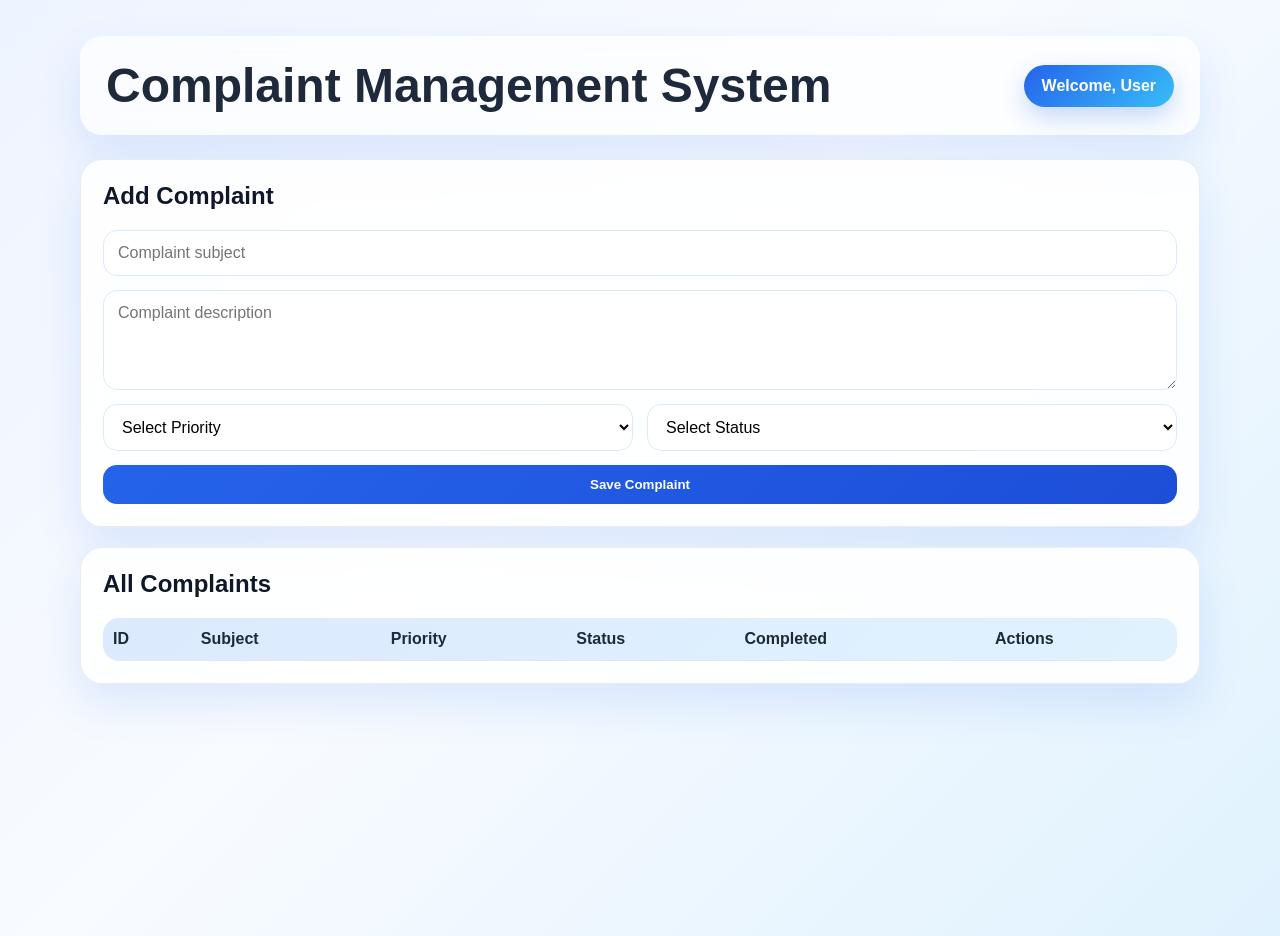
<file: index.html>
<!DOCTYPE html>
<html lang="en">
<head>
  <meta charset="UTF-8" />
  <meta name="viewport" content="width=device-width, initial-scale=1.0" />
  <title>Complaint Management System</title>
  <link rel="stylesheet" href="index.css" />
  <script type="module" src="index.js" defer></script>
</head>
<body>
  <main class="container">
    <header class="topbar">
      <div>
        <h1>Complaint Management System</h1>
      </div>
      <p class="welcome-text" id="userName">Welcome, User</p>
    </header>

    <section class="card card-animate">
      <h2 id="formTitle">Add Complaint</h2>
      <form id="complaintForm" class="form">
        <input id="subject" type="text" placeholder="Complaint subject" required />
        <textarea id="description" rows="4" placeholder="Complaint description" required></textarea>

        <div class="row">
          <select id="priority" required>
            <option value="">Select Priority</option>
            <option value="Low">Low</option>
            <option value="Medium">Medium</option>
            <option value="High">High</option>
          </select>

          <select id="status" required>
            <option value="">Select Status</option>
            <option value="Open">Open</option>
            <option value="In Progress">In Progress</option>
            <option value="Resolved">Resolved</option>
          </select>
        </div>

        <button type="submit" class="btn">Save Complaint</button>
      </form>
    </section>

    <section class="card card-animate delay">
      <h2>All Complaints</h2>
      <div class="table-wrap">
        <table>
          <thead>
            <tr>
              <th>ID</th>
              <th>Subject</th>
              <th>Priority</th>
              <th>Status</th>
              <th>Completed</th>
              <th>Actions</th>
            </tr>
          </thead>
          <tbody id="complaintsBody"></tbody>
        </table>
      </div>
    </section>
  </main>

  <script>
  const userName = document.getElementById("userName");
  const avatarInitial = document.getElementById("avatarInitial");

  const username = prompt("Enter your username");

  if (username && username.trim() !== "") {
    const cleanName = username.trim();
    userName.textContent = cleanName;
    avatarInitial.textContent = cleanName.charAt(0).toUpperCase();
  }
 
 
</script>
</body>
</html>
</file>
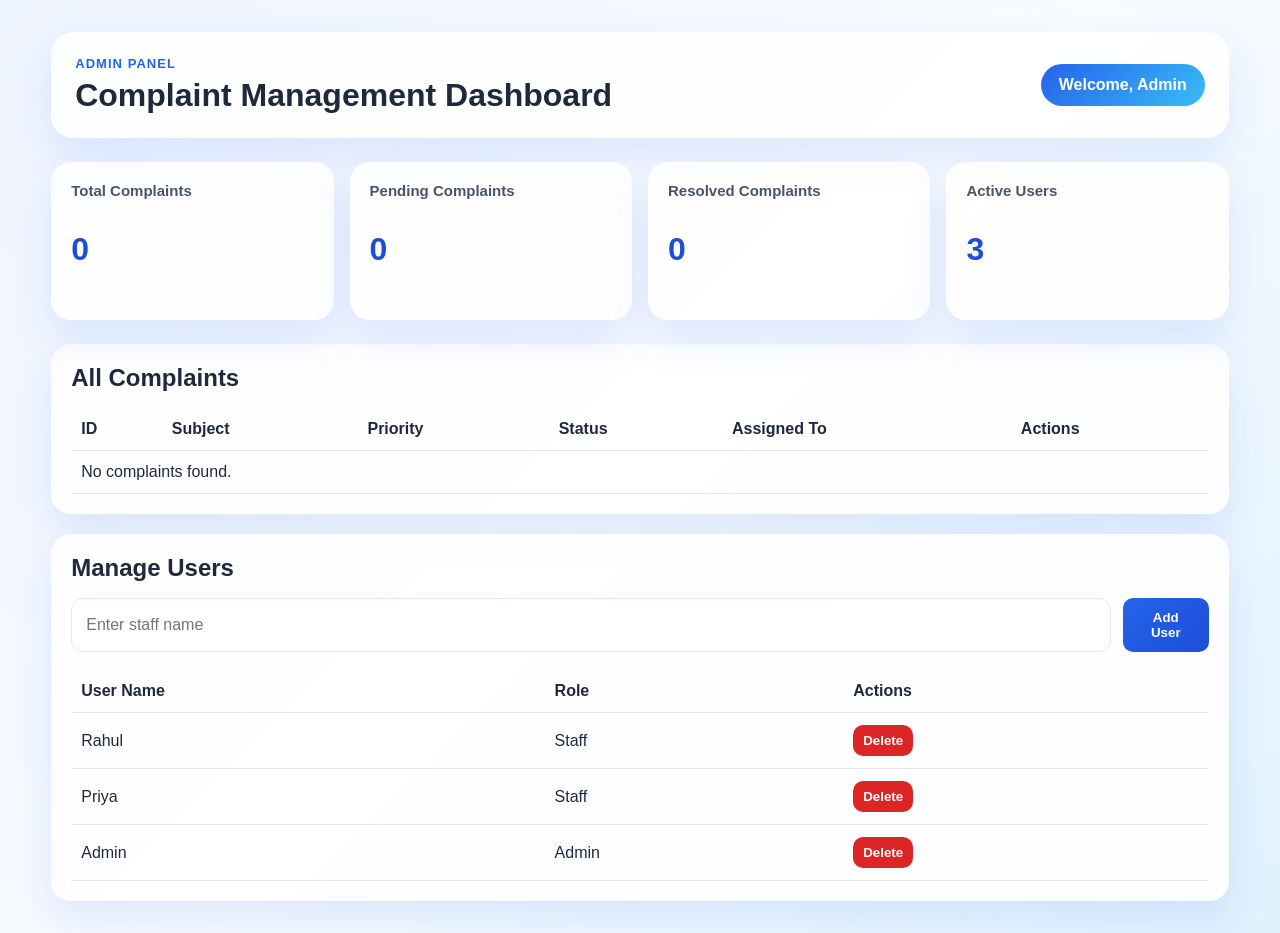
<file: admin.html>
<!DOCTYPE html>
<html lang="en">
<head>
  <meta charset="UTF-8" />
  <meta name="viewport" content="width=device-width, initial-scale=1.0" />
  <title>Admin Panel - Complaint Management System</title>
  <link rel="stylesheet" href="admin.css" />
  <script src="admin.js" defer></script>
</head>
<body>
  <main class="admin-shell">
    <header class="admin-header">
      <div>
        <p class="eyebrow">Admin Panel</p>
        <h1>Complaint Management Dashboard</h1>
      </div>
      <p class="admin-user" id="adminUser">Welcome, Admin</p>
    </header>

    <section class="stats-grid">
      <article class="stat-card">
        <h3>Total Complaints</h3>
        <p id="totalComplaints">0</p>
      </article>
      <article class="stat-card">
        <h3>Pending Complaints</h3>
        <p id="pendingComplaints">0</p>
      </article>
      <article class="stat-card">
        <h3>Resolved Complaints</h3>
        <p id="resolvedComplaints">0</p>
      </article>
      <article class="stat-card">
        <h3>Active Users</h3>
        <p id="activeUsers">0</p>
      </article>
    </section>

    <section class="panel">
      <div class="panel-head">
        <h2>All Complaints</h2>
      </div>
      <div class="table-wrap">
        <table>
          <thead>
            <tr>
              <th>ID</th>
              <th>Subject</th>
              <th>Priority</th>
              <th>Status</th>
              <th>Assigned To</th>
              <th>Actions</th>
            </tr>
          </thead>
          <tbody id="complaintsTable"></tbody>
        </table>
      </div>
    </section>

    <section class="panel">
      <div class="panel-head">
        <h2>Manage Users</h2>
      </div>

      <form id="userForm" class="user-form">
        <input type="text" id="newUserName" placeholder="Enter staff name" required />
        <button type="submit" class="btn">Add User</button>
      </form>

      <div class="table-wrap">
        <table>
          <thead>
            <tr>
              <th>User Name</th>
              <th>Role</th>
              <th>Actions</th>
            </tr>
          </thead>
          <tbody id="usersTable"></tbody>
        </table>
      </div>
    </section>
  </main>
</body>
</html>
</file>
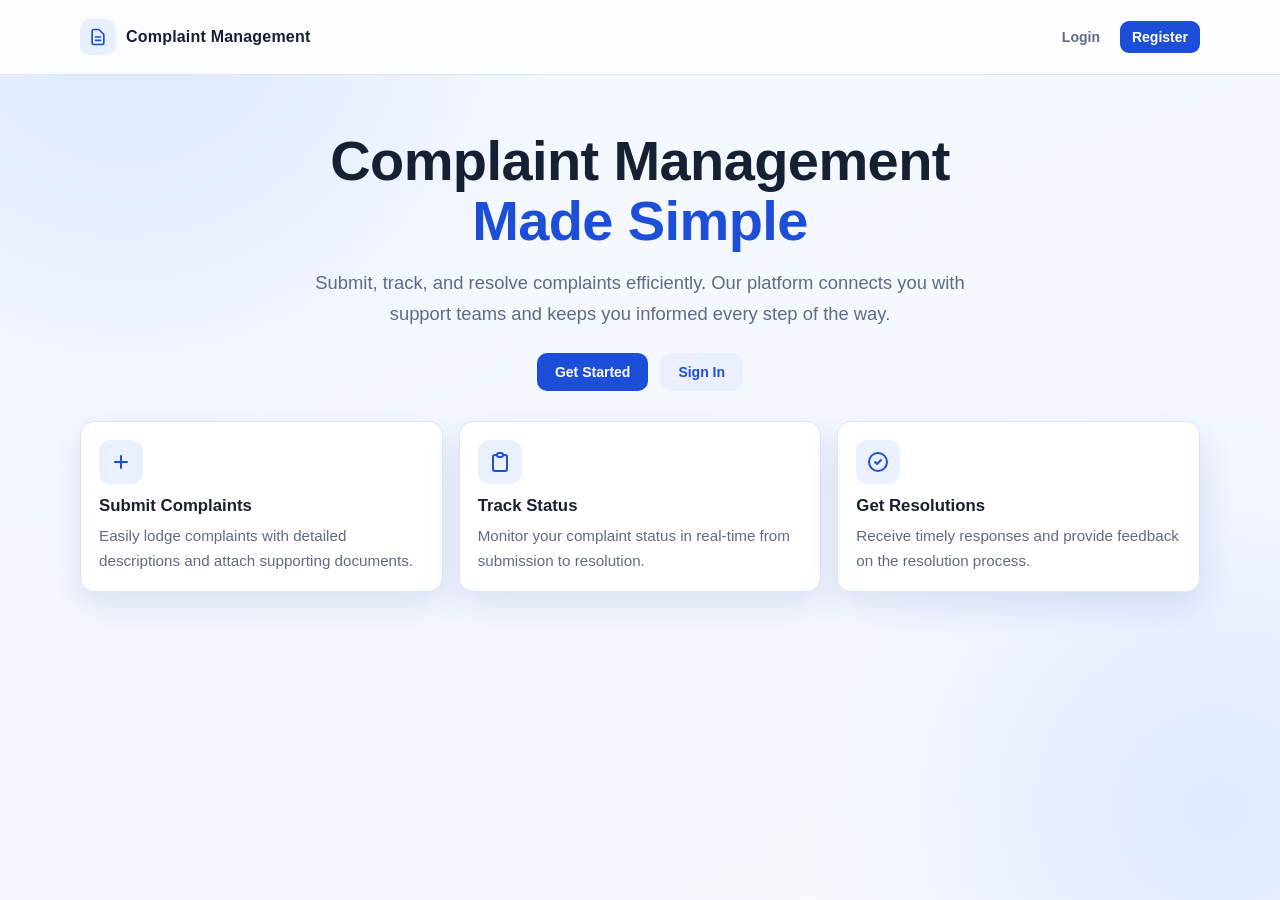
<file: start.html>
<!DOCTYPE html>
<html lang="en">
<head>
  <meta charset="UTF-8">
  <meta name="viewport" content="width=device-width, initial-scale=1.0">
  <title>Complaint Management System</title>
  <link rel="stylesheet" href="start.css">
</head>
<body>
  <header>
    <div class="page-container">
      <div class="header-inner">
        <a href="index.html" class="logo">
          <div class="logo-icon">
            <svg fill="none" stroke="currentColor" viewBox="0 0 24 24">
              <path stroke-linecap="round" stroke-linejoin="round" stroke-width="2" d="M9 12h6m-6 4h6m2 5H7a2 2 0 01-2-2V5a2 2 0 012-2h5.586a1 1 0 01.707.293l5.414 5.414a1 1 0 01.293.707V19a2 2 0 01-2 2z"/>
            </svg>
          </div>
          Complaint Management
        </a>
        <nav id="main-nav">
          <a href="login.html">Login</a>
          <a href="register.html" class="btn-primary">Register</a>
        </nav>
      </div>
    </div>
  </header>

  <main>
    <section class="hero">
      <div class="page-container">
        <div class="hero-inner">
          <h1>Complaint Management<span>Made Simple</span></h1>
          <p>Submit, track, and resolve complaints efficiently. Our platform connects you with support teams and keeps you informed every step of the way.</p>
          <div class="hero-buttons" id="hero-buttons">
            <a href="register.html" class="btn btn-primary-solid">Get Started</a>
            <a href="login.html" class="btn btn-secondary">Sign In</a>
          </div>
        </div>
        <div class="features">
          <div class="feature-card">
            <div class="feature-icon">
              <svg width="24" height="24" fill="none" stroke="currentColor" viewBox="0 0 24 24">
                <path stroke-linecap="round" stroke-linejoin="round" stroke-width="2" d="M12 6v6m0 0v6m0-6h6m-6 0H6"/>
              </svg>
            </div>
            <h3>Submit Complaints</h3>
            <p>Easily lodge complaints with detailed descriptions and attach supporting documents.</p>
          </div>
          <div class="feature-card">
            <div class="feature-icon">
              <svg width="24" height="24" fill="none" stroke="currentColor" viewBox="0 0 24 24">
                <path stroke-linecap="round" stroke-linejoin="round" stroke-width="2" d="M9 5H7a2 2 0 00-2 2v12a2 2 0 002 2h10a2 2 0 002-2V7a2 2 0 00-2-2h-2M9 5a2 2 0 002 2h2a2 2 0 002-2M9 5a2 2 0 012-2h2a2 2 0 012 2"/>
              </svg>
            </div>
            <h3>Track Status</h3>
            <p>Monitor your complaint status in real-time from submission to resolution.</p>
          </div>
          <div class="feature-card">
            <div class="feature-icon">
              <svg width="24" height="24" fill="none" stroke="currentColor" viewBox="0 0 24 24">
                <path stroke-linecap="round" stroke-linejoin="round" stroke-width="2" d="M9 12l2 2 4-4m6 2a9 9 0 11-18 0 9 9 0 0118 0z"/>
              </svg>
            </div>
            <h3>Get Resolutions</h3>
            <p>Receive timely responses and provide feedback on the resolution process.</p>
          </div>
        </div>
      </div>
    </section>
  </main>
</body>
</html>
</file>
<file: index.css>
:root {
  --bg: linear-gradient(135deg, #eef4ff 0%, #f8fbff 45%, #e0f2fe 100%);
  --card: rgba(255, 255, 255, 0.88);
  --text: #1e293b;
  --border: rgba(148, 163, 184, 0.2);
  --accent: #2563eb;
  --accent-dark: #1d4ed8;
  --danger: #dc2626;
  --ok: #059669;
  --shadow: 0 20px 45px rgba(37, 99, 235, 0.12);
}

* {
  box-sizing: border-box;
}

body {
  margin: 0;
  font-family: "Segoe UI", sans-serif;
  background: var(--bg);
  color: var(--text);
  min-height: 100vh;
}

.container {
  width: min(1120px, 92%);
  margin: 36px auto;
}

.eyebrow {
  margin: 0 0 6px;
  color: var(--accent);
  font-size: 14px;
  font-weight: 700;
  letter-spacing: 0.08em;
  text-transform: uppercase;
}

h1 {
  margin: 0;
  font-size: clamp(2rem, 4vw, 3rem);
}

h2 {
  margin-top: 0;
  color: #0f172a;
}

.topbar {
  display: flex;
  justify-content: space-between;
  align-items: center;
  gap: 16px;
  margin-bottom: 24px;
  padding: 22px 26px;
  border-radius: 22px;
  background: rgba(255, 255, 255, 0.7);
  backdrop-filter: blur(14px);
  box-shadow: var(--shadow);
  animation: slideDown 0.7s ease;
}

.welcome-text {
  margin: 0;
  padding: 12px 18px;
  border-radius: 999px;
  background: linear-gradient(135deg, #2563eb, #38bdf8);
  color: white;
  font-size: 1rem;
  font-weight: 700;
  box-shadow: 0 10px 25px rgba(37, 99, 235, 0.25);
  animation: pulseGlow 2.5s infinite;
}

.card {
  background: var(--card);
  border: 1px solid var(--border);
  backdrop-filter: blur(12px);
  border-radius: 22px;
  padding: 22px;
  margin-bottom: 20px;
  box-shadow: var(--shadow);
  transition: transform 0.3s ease, box-shadow 0.3s ease;
}

.card:hover {
  transform: translateY(-4px);
  box-shadow: 0 24px 55px rgba(37, 99, 235, 0.16);
}

.card-animate {
  opacity: 0;
  transform: translateY(24px);
  animation: fadeUp 0.7s ease forwards;
}

.card-animate.delay {
  animation-delay: 0.2s;
}

.form {
  display: grid;
  gap: 14px;
}

.row {
  display: grid;
  grid-template-columns: 1fr 1fr;
  gap: 14px;
}

input,
textarea,
select {
  width: 100%;
  padding: 13px 14px;
  border: 1px solid #dbeafe;
  border-radius: 14px;
  font: inherit;
  background: rgba(255, 255, 255, 0.95);
  transition: all 0.25s ease;
  outline: none;
}

input:focus,
textarea:focus,
select:focus {
  border-color: var(--accent);
  box-shadow: 0 0 0 4px rgba(37, 99, 235, 0.12);
  transform: scale(1.01);
}

.btn {
  background: linear-gradient(135deg, var(--accent), var(--accent-dark));
  color: #fff;
  border: none;
  padding: 12px 16px;
  border-radius: 14px;
  cursor: pointer;
  font-weight: 700;
  transition: transform 0.25s ease, box-shadow 0.25s ease;
}

.btn:hover {
  transform: translateY(-2px);
  box-shadow: 0 12px 24px rgba(37, 99, 235, 0.25);
}

.table-wrap {
  overflow-x: auto;
}

table {
  width: 100%;
  border-collapse: collapse;
  overflow: hidden;
  border-radius: 16px;
}

thead {
  background: linear-gradient(135deg, #dbeafe, #e0f2fe);
}

th,
td {
  padding: 12px 10px;
  border-bottom: 1px solid #e5e7eb;
  text-align: left;
}

tbody tr {
  transition: background 0.25s ease, transform 0.25s ease;
}

tbody tr:hover {
  background: rgba(37, 99, 235, 0.05);
}

.badge {
  padding: 5px 10px;
  border-radius: 999px;
  font-size: 12px;
  color: white;
  font-weight: 700;
}

.low { background: #64748b; }
.medium { background: #f59e0b; }
.high { background: #dc2626; }

.open { color: #2563eb; font-weight: 700; }
.progress { color: #d97706; font-weight: 700; }
.resolved { color: var(--ok); font-weight: 700; }

.actions {
  display: flex;
  gap: 8px;
  flex-wrap: wrap;
}

.small-btn {
  border: none;
  padding: 7px 10px;
  border-radius: 10px;
  cursor: pointer;
  color: #fff;
  font-weight: 600;
  transition: transform 0.2s ease, opacity 0.2s ease;
}

.small-btn:hover {
  transform: scale(1.05);
  opacity: 0.95;
}

.edit { background: #2563eb; }
.delete { background: var(--danger); }
.toggle { background: #0f766e; }

.completed-row {
  opacity: 0.65;
  text-decoration: line-through;
}

@keyframes fadeUp {
  to {
    opacity: 1;
    transform: translateY(0);
  }
}

@keyframes slideDown {
  from {
    opacity: 0;
    transform: translateY(-18px);
  }
  to {
    opacity: 1;
    transform: translateY(0);
  }
}

@keyframes pulseGlow {
  0%, 100% {
    box-shadow: 0 10px 25px rgba(37, 99, 235, 0.25);
  }
  50% {
    box-shadow: 0 14px 30px rgba(56, 189, 248, 0.35);
  }
}

@media (max-width: 768px) {
  .topbar,
  .row {
    grid-template-columns: 1fr;
    flex-direction: column;
    align-items: flex-start;
  }

  .welcome-text {
    width: 100%;
    text-align: center;
  }
}
</file>
<file: admin.css>
:root {
  --bg: linear-gradient(135deg, #eef4ff, #f8fbff, #e0f2fe);
  --card: rgba(255, 255, 255, 0.9);
  --text: #1e293b;
  --border: #dbeafe;
  --accent: #2563eb;
  --accent-dark: #1d4ed8;
  --danger: #dc2626;
  --ok: #059669;
  --warn: #d97706;
  --shadow: 0 18px 40px rgba(37, 99, 235, 0.12);
}

* {
  box-sizing: border-box;
}

body {
  margin: 0;
  font-family: "Segoe UI", sans-serif;
  background: var(--bg);
  color: var(--text);
}

.admin-shell {
  width: min(1180px, 92%);
  margin: 32px auto;
}

.admin-header {
  display: flex;
  justify-content: space-between;
  align-items: center;
  gap: 16px;
  padding: 24px;
  border-radius: 22px;
  background: var(--card);
  box-shadow: var(--shadow);
  margin-bottom: 24px;
}

.eyebrow {
  margin: 0 0 6px;
  color: var(--accent);
  font-size: 13px;
  font-weight: 700;
  letter-spacing: 0.08em;
  text-transform: uppercase;
}

h1, h2, h3 {
  margin: 0;
}

.admin-user {
  margin: 0;
  padding: 12px 18px;
  border-radius: 999px;
  color: #fff;
  font-weight: 700;
  background: linear-gradient(135deg, var(--accent), #38bdf8);
}

.stats-grid {
  display: grid;
  grid-template-columns: repeat(4, 1fr);
  gap: 16px;
  margin-bottom: 24px;
}

.stat-card,
.panel {
  background: var(--card);
  border-radius: 20px;
  padding: 20px;
  box-shadow: var(--shadow);
}

.stat-card h3 {
  font-size: 15px;
  color: #475569;
  margin-bottom: 10px;
}

.stat-card p {
  font-size: 32px;
  font-weight: 800;
  color: var(--accent-dark);
}

.panel {
  margin-bottom: 20px;
}

.panel-head {
  margin-bottom: 16px;
}

.user-form {
  display: flex;
  gap: 12px;
  margin-bottom: 18px;
}

input,
select {
  width: 100%;
  padding: 12px 14px;
  border: 1px solid var(--border);
  border-radius: 12px;
  font: inherit;
  outline: none;
}

input:focus,
select:focus {
  border-color: var(--accent);
  box-shadow: 0 0 0 4px rgba(37, 99, 235, 0.1);
}

.btn,
.small-btn {
  border: none;
  border-radius: 10px;
  cursor: pointer;
  color: #fff;
  font-weight: 700;
}

.btn {
  padding: 12px 16px;
  background: linear-gradient(135deg, var(--accent), var(--accent-dark));
}

.small-btn {
  padding: 8px 10px;
}

.edit {
  background: var(--accent);
}

.delete {
  background: var(--danger);
}

.save {
  background: var(--ok);
}

.table-wrap {
  overflow-x: auto;
}

table {
  width: 100%;
  border-collapse: collapse;
}

th,
td {
  text-align: left;
  padding: 12px 10px;
  border-bottom: 1px solid #e5e7eb;
}

.badge {
  color: #fff;
  padding: 5px 10px;
  border-radius: 999px;
  font-size: 12px;
  font-weight: 700;
}

.low { background: #64748b; }
.medium { background: var(--warn); }
.high { background: var(--danger); }

.status-open { color: var(--accent); font-weight: 700; }
.status-progress { color: var(--warn); font-weight: 700; }
.status-resolved { color: var(--ok); font-weight: 700; }

.actions {
  display: flex;
  gap: 8px;
  flex-wrap: wrap;
}

@media (max-width: 900px) {
  .stats-grid {
    grid-template-columns: 1fr 1fr;
  }

  .admin-header,
  .user-form {
    flex-direction: column;
    align-items: stretch;
  }
}

@media (max-width: 600px) {
  .stats-grid {
    grid-template-columns: 1fr;
  }
}
</file>
<file: start.css>
:root {
  --bg: #f3f7ff;
  --bg-2: #eef3ff;
  --surface: #ffffff;
  --text: #172033;
  --muted: #5f6b85;
  --border: #dbe5ff;
  --primary: #1d4ed8;
  --primary-dark: #1e40af;
  --secondary: #eaf0ff;
  --shadow: 0 14px 34px rgba(24, 57, 143, 0.12);
}

* {
  box-sizing: border-box;
}

body {
  margin: 0;
  font-family: "Segoe UI", Arial, sans-serif;
  color: var(--text);
  background:
    radial-gradient(circle at 10% 0%, #dce8ff 0%, transparent 30%),
    radial-gradient(circle at 95% 90%, #dfe9ff 0%, transparent 28%),
    linear-gradient(160deg, var(--bg) 0%, #f7f9ff 100%);
  min-height: 100vh;
  display: flex;
  flex-direction: column;
}

.page-container {
  width: min(1120px, 92%);
  margin: 0 auto;
}

header {
  position: sticky;
  top: 0;
  z-index: 10;
  backdrop-filter: blur(8px);
  background: rgba(255, 255, 255, 0.85);
  border-bottom: 1px solid var(--border);
}

.header-inner {
  min-height: 74px;
  display: flex;
  align-items: center;
  justify-content: space-between;
  gap: 12px;
}

.logo {
  display: inline-flex;
  align-items: center;
  gap: 10px;
  color: var(--text);
  text-decoration: none;
  font-weight: 800;
  letter-spacing: 0.2px;
}

.logo-icon {
  width: 36px;
  height: 36px;
  border-radius: 10px;
  background: #e8efff;
  color: var(--primary);
  display: grid;
  place-items: center;
}

.logo-icon svg {
  width: 20px;
  height: 20px;
}

#main-nav {
  display: flex;
  align-items: center;
  gap: 8px;
  flex-wrap: wrap;
}

#main-nav a,
#main-nav button {
  border: 0;
  background: transparent;
  color: var(--muted);
  text-decoration: none;
  padding: 8px 12px;
  border-radius: 9px;
  font-size: 14px;
  font-weight: 700;
  cursor: pointer;
}

#main-nav a:hover,
#main-nav button:hover {
  background: #eff4ff;
  color: var(--text);
}

#main-nav .active {
  color: var(--primary);
  background: #e8efff;
}

#main-nav .btn-primary {
  background: var(--primary);
  color: #fff;
}

main {
  flex: 1;
}

.hero {
  padding: 56px 0 42px;
}

.hero-inner {
  text-align: center;
  max-width: 820px;
  margin: 0 auto 30px;
}

.hero h1 {
  margin: 0;
  font-size: clamp(2rem, 4.6vw, 3.5rem);
  line-height: 1.07;
  letter-spacing: -0.6px;
}

.hero h1 span {
  display: block;
  color: var(--primary);
}

.hero p {
  margin: 16px auto 0;
  max-width: 700px;
  color: var(--muted);
  font-size: clamp(1rem, 1.8vw, 1.15rem);
  line-height: 1.7;
}

.hero-buttons {
  margin-top: 24px;
  display: flex;
  justify-content: center;
  gap: 12px;
  flex-wrap: wrap;
}

.btn {
  border: none;
  border-radius: 10px;
  padding: 11px 18px;
  font-size: 14px;
  font-weight: 700;
  text-decoration: none;
  display: inline-flex;
  align-items: center;
  justify-content: center;
}

.btn-primary-solid {
  background: var(--primary);
  color: #fff;
}

.btn-primary-solid:hover {
  background: var(--primary-dark);
}

.btn-secondary {
  background: var(--secondary);
  color: var(--primary);
}

.btn-secondary:hover {
  background: #dfe9ff;
}

.features {
  display: grid;
  grid-template-columns: repeat(3, minmax(0, 1fr));
  gap: 16px;
  margin-top: 16px;
}

.feature-card {
  background: var(--surface);
  border: 1px solid var(--border);
  border-radius: 14px;
  padding: 18px;
  box-shadow: var(--shadow);
}

.feature-icon {
  width: 44px;
  height: 44px;
  border-radius: 12px;
  background: #eaf0ff;
  color: var(--primary);
  display: grid;
  place-items: center;
  margin-bottom: 12px;
}

.feature-card h3 {
  margin: 0 0 8px;
  font-size: 1.05rem;
}

.feature-card p {
  margin: 0;
  color: var(--muted);
  line-height: 1.6;
  font-size: 0.95rem;
}

footer {
  margin-top: 18px;
  border-top: 1px solid var(--border);
  background: #fff;
}

footer p {
  margin: 0;
  padding: 14px 0;
  color: var(--muted);
  font-size: 14px;
  text-align: center;
}

@media (max-width: 900px) {
  .features {
    grid-template-columns: 1fr;
  }
}

@media (max-width: 680px) {
  .header-inner {
    padding: 12px 0;
    flex-direction: column;
    align-items: flex-start;
  }

  .hero {
    padding-top: 38px;
  }
}
</file>
